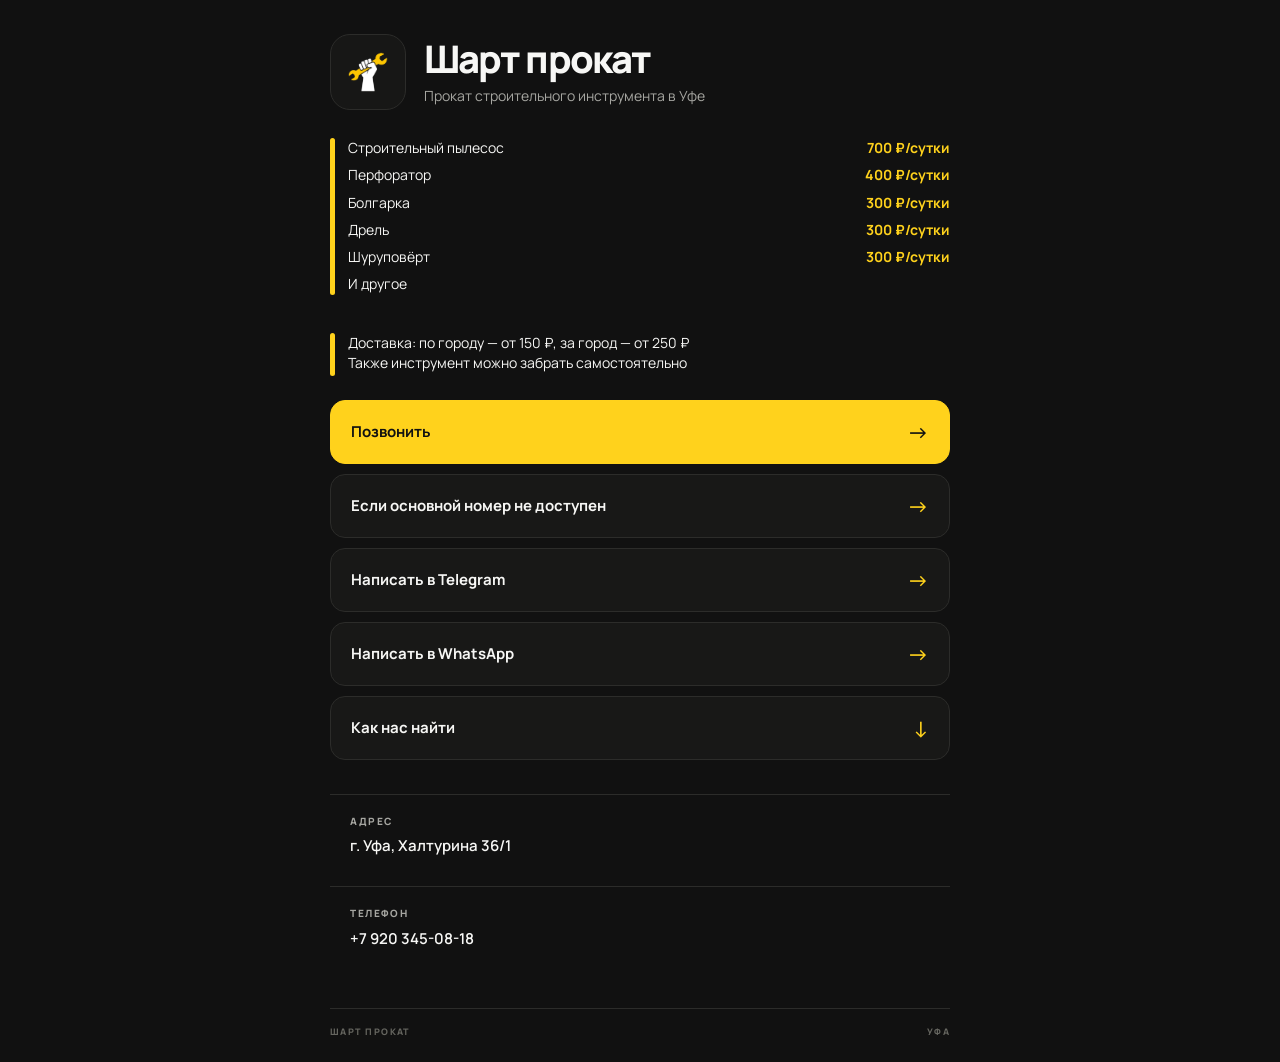
<file: index.html>
<!doctype html>
<html lang="ru">
<head>
  <meta charset="utf-8">
  <meta name="viewport" content="width=device-width, initial-scale=1, viewport-fit=cover">
  <meta name="theme-color" content="#111111">
  <meta name="description" content="Шарт прокат — прокат строительного инструмента в Уфе. Халтурина 36/1, кв. 54.">
  <meta property="og:title" content="Шарт прокат — прокат строительного инструмента">
  <meta property="og:description" content="Прокат строительного инструмента в Уфе.">
  <meta property="og:type" content="website">
  <title>Шарт прокат — прокат инструмента в Уфе</title>
  <link rel="icon" href="assets/logo.png" type="image/png">
  <link rel="stylesheet" href="style.css">
</head>
<body>
  <main class="page">
    <header class="hero">
      <div class="brand-mark" aria-label="Шарт прокат">
        <img src="assets/logo.png" alt="Шарт прокат">
      </div>
      <div class="brand">
        <h1>Шарт прокат</h1>
        <p>Прокат строительного инструмента в Уфе</p>
      </div>
    </header>

    <section class="intro price-list">
      <span class="accent-line"></span>
      <div class="price-content">

        <div class="prices">
          <div><span>Строительный пылесос</span><b>700 ₽/сутки</b></div>
          <div><span>Перфоратор</span><b>400 ₽/сутки</b></div>
          <div><span>Болгарка</span><b>300 ₽/сутки</b></div>
          <div><span>Дрель</span><b>300 ₽/сутки</b></div>
          <div><span>Шуруповёрт</span><b>300 ₽/сутки</b></div>
            <div><span>И другое</span><b> </b></div>
        </div>
      </div>
    </section>
<section class="intro delivery">
  <span class="accent-line"></span>

  <div class="delivery-content">
    <span>
      Доставка: по городу — от 150 ₽, за город — от 250 ₽
      <br>
      Также инструмент можно забрать самостоятельно
    </span>
  </div>
</section>

    <section class="actions" aria-label="Связаться с нами">
      <a class="button button-primary" href="tel:+79203450818" data-track="phone_nada">
        <span>Позвонить</span>
        <b>→</b>
      </a>

      <a class="button" href="tel:+79177970357" data-track="phone_art">
        <span>Если основной номер не доступен</span>
        <b>→</b>
      </a>

      <a class="button" href="https://t.me/ShartProkatBot" target="_blank" rel="noopener" data-track="telegram">
        <span>Написать в Telegram</span>
        <b>→</b>
      </a>

      <a class="button" href="https://wa.me/79610406788" target="_blank" rel="noopener" data-track="whatsapp">
        <span>Написать в WhatsApp</span>
        <b>→</b>
      </a>

      <a class="button" href="#address">
        <span>Как нас найти</span>
        <b>↓</b>
      </a>
    </section>

    <section class="info">
      <div class="info-card">
        <div class="label">АДРЕС</div>
        <div class="value" id="address">г. Уфа, Халтурина 36/1</div>
      </div>

      <div class="info-card">
        <div class="label">ТЕЛЕФОН</div>
        <a class="value link" href="tel:+79203450818">+7 920 345-08-18</a>
      </div>
    </section>

    <footer>
      <span>ШАРТ ПРОКАТ</span>
      <span>УФА</span>
    </footer>
  </main>
<script src="script.js"></script>
</body>
</html>
</file>
<file: style.css>
@import url('https://fonts.googleapis.com/css2?family=Manrope:wght@400;500;600;700;800&display=swap');

:root {
  --black: #111111;
  --white: #f7f7f5;
  --yellow: #ffd21c;
  --muted: #a6a6a1;
  --border: #2c2c2a;
}

* {
  box-sizing: border-box;
}

html {
  scroll-behavior: smooth;
}

body {
  margin: 0;
  min-height: 100vh;
  background: var(--black);
  color: var(--white);
  font-family: "Manrope", Arial, sans-serif;
}

a {
  color: inherit;
  text-decoration: none;
}

.page {
  width: min(100% - 32px, 620px);
  margin: 0 auto;
  padding: 34px 0 24px;
}

.hero {
  display: flex;
  align-items: center;
  gap: 18px;
}

.brand-mark {
  width: 76px;
  height: 76px;
  flex: 0 0 76px;
  display: grid;
  place-items: center;
  border: 1px solid var(--border);
  background: #171716;
  border-radius: 20px;
  overflow: hidden;
}

.brand-mark img {
  width: 62px;
  height: 62px;
  display: block;
}

.brand h1 {
  margin: 0;
  font-size: clamp(27px, 7vw, 38px);
  line-height: 1;
  letter-spacing: -0.05em;
  font-weight: 800;
}

.brand p {
  margin: 9px 0 0;
  color: var(--muted);
  font-size: 14px;
  line-height: 1.4;
}

.intro {
  margin: 38px 0 24px;
  display: flex;
  gap: 13px;
  align-items: flex-start;
}

.accent-line {
  width: 5px;
  min-width: 5px;
  height: 43px;
  background: var(--yellow);
  border-radius: 99px;
}

.intro p {
  margin: 0;
  max-width: 480px;
  font-size: 16px;
  line-height: 1.55;
  font-weight: 600;
}

.actions {
  display: grid;
  gap: 10px;
}

.button {
  min-height: 64px;
  padding: 0 20px;
  display: flex;
  align-items: center;
  justify-content: space-between;
  border: 1px solid var(--border);
  border-radius: 15px;
  background: #181817;
  font-size: 15px;
  font-weight: 700;
  transition: transform .18s ease, border-color .18s ease, background .18s ease;
}

.button b {
  color: var(--yellow);
  font-size: 22px;
  font-weight: 500;
}

.button:hover {
  transform: translateY(-2px);
  border-color: #555550;
  background: #20201e;
}

.button:active {
  transform: translateY(0);
}

.button-primary {
  background: var(--yellow);
  border-color: var(--yellow);
  color: var(--black);
}

.button-primary b {
  color: var(--black);
}

.button-primary:hover {
  background: #ffe04e;
  border-color: #ffe04e;
}

.info {
  margin-top: 34px;
  display: grid;
  gap: 10px;
}

.info-card {
  padding: 19px 20px;
  border-top: 1px solid var(--border);
}

.label {
  margin-bottom: 7px;
  color: var(--muted);
  font-size: 10px;
  letter-spacing: .16em;
  font-weight: 800;
}

.value {
  font-size: 15px;
  line-height: 1.5;
  font-weight: 600;
}

.link {
  display: inline-block;
}

footer {
  margin-top: 38px;
  padding-top: 16px;
  border-top: 1px solid var(--border);
  display: flex;
  justify-content: space-between;
  color: #666660;
  font-size: 9px;
  font-weight: 800;
  letter-spacing: .16em;
}

@media (max-width: 420px) {
  .page {
    width: min(100% - 24px, 620px);
    padding-top: 24px;
  }

  .hero {
    gap: 14px;
  }

  .brand-mark {
    width: 66px;
    height: 66px;
    flex-basis: 66px;
    border-radius: 17px;
  }

  .brand-mark img {
    width: 54px;
    height: 54px;
  }

  .brand h1 {
    font-size: 28px;
  }

  .brand p {
    font-size: 12px;
  }

  .button {
    min-height: 60px;
  }
}
.price-list {
  margin-top: 28px;
}

.price-list .accent-line {
  height: auto;
  min-height: 100%;
  align-self: stretch;
}

.price-content {
  flex: 1;
  min-width: 0;
}

.price-title {
  margin: 0 0 50px;
  font-size: 16px;
  line-height: 1.4;
  font-weight: 700;
}

.prices {
  display: grid;
  gap: 7px;
}

.prices div {
  display: flex;
  align-items: baseline;
  justify-content: space-between;
  gap: 16px;
  font-size: 14px;
  line-height: 1.45;
}
.delivery-content span {
  display: flex;
  align-items: baseline;
  justify-content: space-between;
  gap: 16px;
  font-size: 14px;
  line-height: 1.45;
}

.prices span {
  color: var(--white);
}

.prices b {
  flex: 0 0 auto;
  color: var(--yellow);
  font-weight: 700;
  white-space: nowrap;
}

.price-more {
  margin: 13px 0 0;
  color: var(--muted);
  font-size: 13px;
  line-height: 1.4;
  font-weight: 500;
}
</file>
